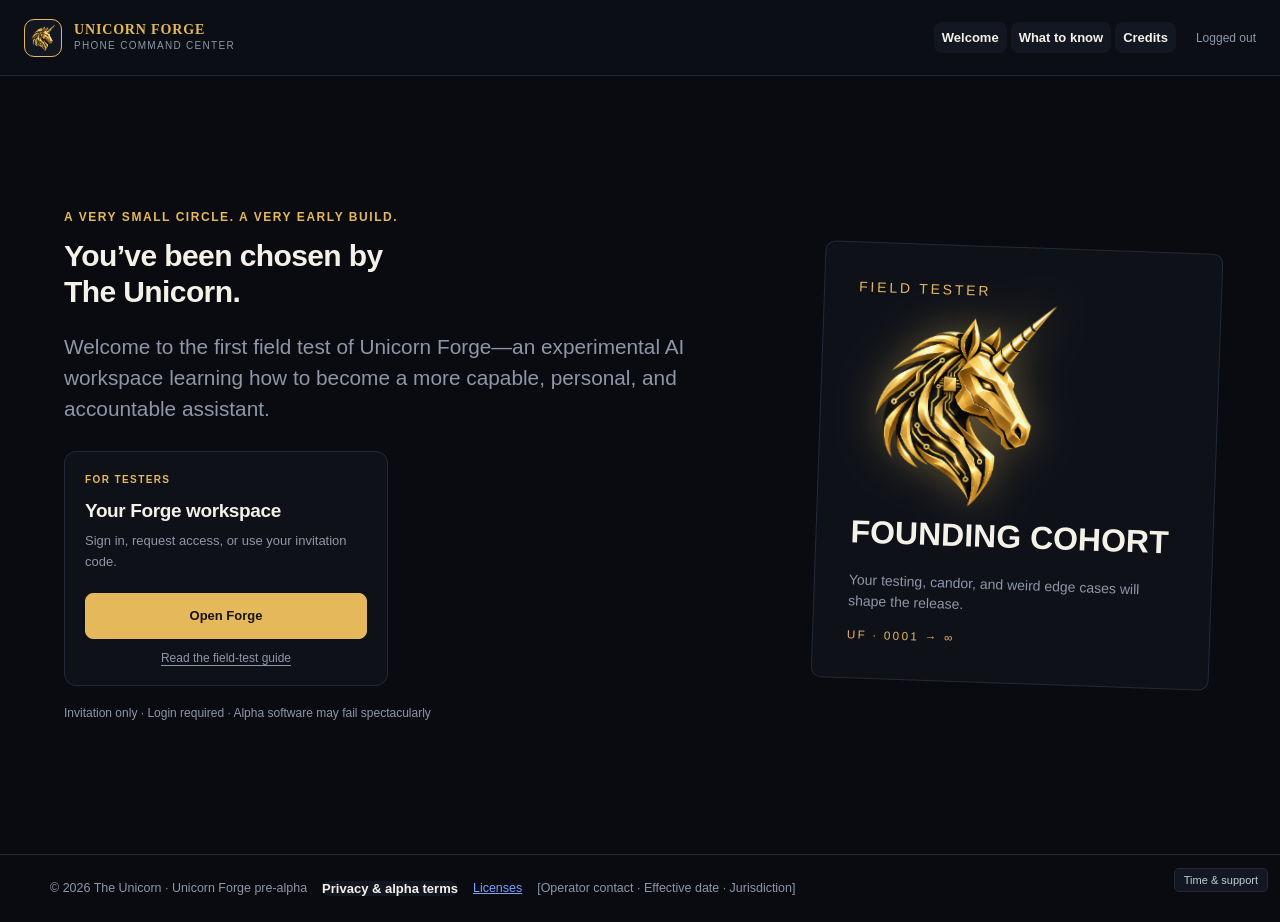
<file: index.html>
<!doctype html>
<html lang="en">
  <head>
    <meta charset="utf-8" />
    <meta
      name="viewport"
      content="width=device-width,initial-scale=1,viewport-fit=cover"
    />
    <meta name="theme-color" content="#090b10" />
    <meta
      name="description"
      content="Private pre-alpha field testing for Unicorn Forge."
    />
    <title>Unicorn Forge · First Testers</title>
    <script src="field-entry.js"></script>
    <link rel="icon" type="image/png" href="unicorn-logo.png" />
    <link rel="stylesheet" href="field-console.css" />
    <link rel="stylesheet" href="field-admin.css" />
    <link rel="stylesheet" href="field-mobile.css" />
    <link rel="stylesheet" href="forge-app.css" />
  </head>
  <body>
    <div class="rainbow-line" aria-hidden="true"></div>
    <div class="confetti" aria-hidden="true">
      <i></i><i></i><i></i><i></i><i></i><i></i><i></i><i></i><i></i><i></i>
    </div>
    <header>
      <img class="mark" src="unicorn-logo.png" alt="Unicorn Forge circuit unicorn logo" />
      <div>
        <strong>UNICORN FORGE</strong
        ><small>PHONE COMMAND CENTER</small>
      </div>
      <nav>
        <button class="nav-link" data-view="welcome">Welcome</button
        ><button class="nav-link" data-view="details">What to know</button
        ><button class="nav-link" data-view="credits">Credits</button>
      </nav>
      <span id="connectionState">Logged out</span>
    </header>
    <main>
      <section id="welcomePanel" class="view hero">
        <div>
          <p class="eyebrow">A VERY SMALL CIRCLE. A VERY EARLY BUILD.</p>
          <h1>You’ve been chosen by <span>The Unicorn.</span></h1>
          <p class="lede">
            Welcome to the first field test of Unicorn Forge—an experimental AI
            workspace learning how to become a more capable, personal, and
            accountable assistant.
          </p>
          <div class="entry-options">
            <section class="entry-option"><span class="entry-label">FOR TESTERS</span><h2>Your Forge workspace</h2><p>Sign in, request access, or use your invitation code.</p><button type="button" class="entry-button" data-view="login">Open Forge</button><button type="button" class="entry-text-link" data-view="details">Read the field-test guide</button></section>
          </div>
          <p class="microcopy">
            Invitation only · Login required · Alpha software may fail
            spectacularly
          </p>
        </div>
        <div class="invitation-card">
          <span>FIELD TESTER</span>
          <img class="ticket-unicorn" src="unicorn-logo.png" alt="" />
          <strong>FOUNDING COHORT</strong>
          <p>
            Your testing, candor, and weird edge cases will shape the release.
          </p>
          <small>UF · 0001 → ∞</small>
        </div>
      </section>
      <section id="detailsPanel" class="view" hidden>
        <div class="section-heading">
          <p class="eyebrow">BEFORE YOU BEGIN</p>
          <h2>The unabridged field-test guide</h2>
          <p>
            Plain language comes first. Important legal and data details are not
            hidden behind tiny links.
          </p>
        </div>
        <div class="info-grid">
          <article>
            <b>01</b>
            <h3>What this is</h3>
            <p>
              Unfinished pre-alpha software. Features, models, tools,
              availability, and saved data may change or fail. It is not a
              professional, emergency, medical, legal, financial, or
              safety-critical service.
            </p>
          </article>
          <article>
            <b>02</b>
            <h3>What you receive</h3>
            <p>
              One isolated tester account with one chat, personal memory,
              up to four named personalities, live task activity, and access to whichever
              Forge computer is online.
            </p>
          </article>
          <article>
            <b>03</b>
            <h3>What we collect</h3>
            <p>
              Account details, onboarding answers, chats, responses, feedback,
              timestamps, browser and approximate hardware information,
              network address, tool activity and output, errors, access
              changes, and structured debugging logs. Passwords and
              authentication secrets are excluded from debugging logs.
            </p>
          </article>
          <article>
            <b>04</b>
            <h3>Why we collect it</h3>
            <p>
              To operate and personalize the test, diagnose failures, evaluate
              model and tool behavior, improve safety and usability, and create
              de-identified training/evaluation material.
            </p>
          </article>
          <article>
            <b>05</b>
            <h3>Human review</h3>
            <p>
              The Unicorn can review chats and activity while they are
              happening, pause model replies, enter a conversation, and reply
              directly. Human replies are visibly labeled “This message is
              from The Unicorn.” Do not submit passwords, payment details,
              government IDs, medical records, confidential work, or other
              sensitive information.
            </p>
          </article>
          <article>
            <b>06</b>
            <h3>Retention and exports</h3>
            <p>
              At completion you receive the original record and a redacted
              portable copy. Original account data is then deleted. A
              de-identified copy may be retained for training, testing, and
              evaluation.
            </p>
          </article>
          <article>
            <b>07</b>
            <h3>Your choices</h3>
            <p>
              Participation and public recognition are voluntary. You may stop
              or request export and deletion. A redacted record already
              incorporated into a completed aggregate evaluation or model
              artifact may not be retractable.
            </p>
          </article>
          <article>
            <b>08</b>
            <h3>Security</h3>
            <p>
              Access requires tester credentials through the approved HTTPS
              tester website. Administrative actions require separate owner
              authentication. No system is perfectly secure.
            </p>
          </article>
          <article>
            <b>09</b>
            <h3>Adaptive conversation style</h3>
            <p>
              Forge analyzes recent conversation wording locally for temporary
              interaction signals such as urgency, frustration, playfulness,
              seriousness, and desired detail. It uses those signals to adjust
              delivery—not to diagnose you or create a permanent psychological
              profile. A general style-mode label may appear in debugging and
              evaluation records.
            </p>
          </article>
        </div>
        <aside class="legal-card">
          <h3>Alpha participation terms · working template</h3>
          <p>
            By continuing, you confirm you are authorized to participate and are
            at least 18 years old. People under 18 may not register for or use
            this field test. The software is
            provided “as is” and “as available,” without warranties. To the
            fullest extent allowed by law, the operator is not liable for
            indirect, incidental, special, consequential, or reliance damages
            arising from alpha use. Do not use Forge for unlawful activity or
            decisions where errors could cause harm. You retain rights in
            submitted content and permit its processing for this test and
            retention of de-identified derivatives for research, training,
            testing, and improvement as disclosed above.
          </p>
          <p>
            <strong>Not legal advice:</strong> Final operator identity/contact,
            effective date, governing law, retention period, subprocessors,
            dispute terms, age policy, and jurisdiction-specific rights still
            require review before broader distribution.
          </p>
        </aside>
        <button data-view="login">I’m ready to continue</button>
      </section>
      <aside id="consentNotice" class="card" hidden>
        <h2>Consent checkpoint</h2>
        <p>
          All chats and test activity can and may be viewed by The Unicorn. At
          test completion, your original data will be exported to you and
          deleted; a redacted, de-identified version may be retained.
        </p>
        <label class="remember"
          ><input id="consent" type="checkbox" /> I read the full disclosure,
          understand this is alpha software, and consent to the described
          collection, human review, export, redaction, retention, and deletion
          process.</label
        >
        <label class="remember"
          ><input id="ageConfirmed" type="checkbox" /> I confirm that I am at
          least 18 years old.</label
        >
      </aside>
      <section id="loginPanel" class="card" hidden>
        <p class="eyebrow">TESTER ACCESS</p>
        <h1>Tester access</h1>
        <p>
          Your own chat, memory, and evolving conversational style. Login required.
        </p>
        <details class="access-flow" open>
          <summary>Request an invitation</summary>
          <p>
            Your request is placed in a secure queue and relayed to The Unicorn
            through the private notification channel. Approval is not automatic
            or guaranteed.
          </p>
          <form id="accessRequestForm">
            <p class="empty">Once approved, enter your enrollment code here and create a password.</p>
            <div class="form-grid">
              <label>Name *<input name="name" maxlength="120" required autocomplete="name" /></label>
              <label>Email *<input name="email" type="email" maxlength="254" required autocomplete="email" /></label>
              <label>Desired username *<input name="username" pattern="[a-z0-9][a-z0-9_-]{2,31}" maxlength="32" required autocomplete="username" placeholder="lowercase only" /></label>
            </div>
            <p class="empty">Start with what you need. Forge learns your preferred style as you talk, and you can correct it at any time.</p>
            <button type="submit">Send access request</button>
          </form>
        </details>
        <details class="access-flow">
          <summary>I received an enrollment code</summary>
          <form id="claimAccessForm">
            <div class="form-grid">
              <label
                >Approved username *<input
                  name="username"
                  required
                  autocomplete="username" /></label
              ><label
                >One-time enrollment code *<input
                  name="code"
                  required
                  autocomplete="one-time-code" /></label
              ><label
                >Create password *<input
                  name="password"
                  type="password"
                  minlength="10"
                  maxlength="256"
                  required
                  autocomplete="new-password" /></label
              ><label
                >Confirm password *<input
                  name="confirmPassword"
                  type="password"
                  minlength="10"
                  maxlength="256"
                  required
                  autocomplete="new-password"
              /></label>
            </div>
            <button type="submit">Claim tester account</button>
          </form>
        </details>
        <hr />
        <h2>Tester sign in</h2>
        <p id="publicTesterNotice" hidden>Log in to your personal tester chat, memory, and personalities. Website access supports conversation; computer tools are unavailable here.</p>
        <label>Username<input id="username" autocomplete="username" /></label
        ><label
          >Password<input
            id="password"
            type="password"
            autocomplete="current-password" /></label
        ><button id="login">Log in securely</button>

      </section>
      <section id="ownerLoginPanel" class="card owner-login-card" hidden>
        <p class="eyebrow">OWNER ACCESS</p><h1>Unicorn’s Entrance</h1><p>Connect to your private Forge computer, then verify your owner sign-in.</p>
        <details id="ownerAccess" open>
          <summary>Unicorn’s Entrance</summary>
        <div class="connections">
          <fieldset>
            <legend>TUF</legend>
            <label
              >Private Forge address<input
                id="tufUrl"
                inputmode="url"
                placeholder="Your saved private Forge address" /></label
            ><span id="tufState">Not checked</span>
          </fieldset>
          <fieldset>
            <legend>STRIX</legend>
            <label
              >Private Forge address<input
                id="strixUrl"
                inputmode="url"
                placeholder="Optional second approved Forge address" /></label
            ><span id="strixState">Not checked</span>
          </fieldset>
        </div>
          <label class="remember"><input id="rememberAddresses" type="checkbox" /> Remember this owner connection on this device</label>
          <p>
            Connect this device to Tailscale, then continue with your owner account.
            Unicorn’s Entrance is separate from tester sign-in.
          </p>
          <button id="ownerConsole" class="ghost">Unicorn, enter here</button><button id="ownerEnroll" class="ghost" hidden>Enroll administrator key</button>
        </details>
        <p id="ownerLoginStatus" role="status" aria-live="polite"></p>
        <a class="entry-text-link" href="https://forge.tetheredunicorn.com/#login">Looking for tester sign-in? Open Forge</a>
      </section>
      <section id="onboardingPanel" class="card" hidden>
        <div class="section-heading">
          <p class="eyebrow">MAKE IT YOURS</p>
          <h2>Optional profile details</h2>
          <p>
            Contact details remain in your original record and are removed from
            retained training data. Required fields are marked.
          </p>
        </div>
        <form id="onboardingForm">
          <fieldset>
            <legend>About you</legend>
            <div class="form-grid">
              <label
                >Full name *<input
                  name="name"
                  maxlength="120"
                  required
                  autocomplete="name" /></label
              ><label
                >Email *<input
                  name="email"
                  type="email"
                  maxlength="254"
                  required
                  autocomplete="email" /></label
              ><label
                >Phone number<input
                  name="phone"
                  type="tel"
                  maxlength="40"
                  autocomplete="tel" /></label
              ><label>Pronouns<input name="pronouns" maxlength="60" /></label
              ><label
                >Time zone<input
                  name="timezone"
                  maxlength="80"
                  placeholder="America/New_York" /></label
              ><label
                >Role or occupation<input name="occupation" maxlength="160"
              /></label>
            </div>
          </fieldset>
          <fieldset>
            <legend>Pre-personalize your Forge</legend>
            <label
              >What do you want an AI assistant to help you accomplish?
              *<textarea name="goals" maxlength="2000" required></textarea>
            </label>
            <div class="form-grid">
              <label
                >How should it communicate?<select name="communicationStyle">
                  <option>Concise and direct</option>
                  <option>Friendly and explanatory</option>
                  <option>Detailed and technical</option>
                  <option>Ask before assuming</option>
                  <option>Adapt to the task</option>
                </select></label
              ><label
                >Desired personality<input
                  name="assistantStyle"
                  maxlength="800"
                  placeholder="Warm, candid, curious…" /></label
              ><label
                >AI experience<select name="experience">
                  <option>New to AI assistants</option>
                  <option>Occasional user</option>
                  <option>Frequent user</option>
                  <option>Power user / developer</option>
                </select></label
              ><label
                >Accessibility needs<input
                  name="accessibility"
                  maxlength="1200"
                  placeholder="Voice, larger text, reduced motion…"
              /></label>
            </div>
          </fieldset>
          <fieldset>
            <legend>Help tune the app</legend>
            <label
              >Devices and operating systems<input
                name="devices"
                maxlength="800" /></label
            ><label
              >Real workflows Forge should handle<textarea
                name="workflows"
                maxlength="1600"
              ></textarea></label
            ><label
              >What frustrates you about current AI tools?<textarea
                name="frustrations"
                maxlength="2000"
              ></textarea></label
            ><label
              >One must-have capability for release<textarea
                name="mustHave"
                maxlength="2000"
              ></textarea>
            </label>
            <div class="form-grid">
              <label
                >Comfort with these data practices<select name="privacyComfort">
                  <option>Comfortable</option>
                  <option>Comfortable with questions</option>
                  <option>Unsure—please contact me</option>
                </select></label
              ><label
                >Testing availability<input
                  name="testingAvailability"
                  maxlength="800"
              /></label>
            </div>
            <label
              >Anything else?<textarea name="other" maxlength="2000"></textarea>
            </label>
          </fieldset>
          <fieldset>
            <legend>Founding tester recognition</legend>
            <label
              >Display name for the “First Testers” page<input
                name="displayName"
                maxlength="120"
                placeholder="Name, nickname, or blank" /></label
            ><label class="remember"
              ><input name="creditConsent" type="checkbox" /> Include this
              display name in public acknowledgments. I can change my mind
              later.</label
            >
          </fieldset>
          <button type="submit">Save and enter Unicorn Forge</button>
        </form>
      </section>
      <section id="creditsPanel" class="view" hidden>
        <div class="thanks-hero">
          <div class="ticket-unicorn">🦄</div>
          <p class="eyebrow">BUILT WITH PEOPLE, PIXELS &amp; PATIENCE</p>
          <h2>Thank you for helping us find the magic.</h2>
          <p>
            Every useful observation, failed run, unexpected prompt, and honest
            critique makes Unicorn Forge better.
          </p>
        </div>
        <div class="credits-grid">
          <article>
            <h3>The First Testers</h3>
            <p class="placeholder-list">
              [Your name could live here]<br />[Founding tester names, with
              permission]<br />[Future cohort acknowledgments]
            </p>
            <p>
              Recognition is optional. Details are never listed without consent.
            </p>
          </article>
          <article>
            <h3>Open-source foundations</h3>
            <p>
              Gratitude to the people behind Electron, Node.js, Chromium,
              Ollama, Hermes Agent, SimpleWebAuthn, Tailscale, ntfy, ComfyUI,
              Kokoro, Qwen, Gemma, Llama, Nomic, Stable Diffusion, FLUX, and the
              many dependencies and model communities making this possible.
            </p>
            <a href="LICENSES.md">Read model and software notices</a>
          </article>
          <article>
            <h3>Special thanks</h3>
            <p>
              <strong>ChatGPT and Codex</strong>, for helping The Unicorn turn a
              sprawling idea into code, tests, documentation, and a working
              field test.
            </p>
            <p>
              [Add collaborators, advisors, artists, communities, and special
              mentions here.]
            </p>
          </article>
          <article>
            <h3>From The Unicorn</h3>
            <p>
              Thank you for trusting this early work with your time and
              imagination. I’ll keep building, documenting, correcting, and
              listening long after the confetti lands.
            </p>
            <p>— The Unicorn</p>
          </article>
        </div>
        <button data-view="login">Join the field test</button>
      </section>
      <section id="adminPanel" class="card" hidden>
        <div class="toolbar">
          <h2>The Unicorn control panel</h2>
          <button id="openPersonalForge" type="button">My Forge chats</button>
          <button id="openInvite" type="button">Send invite</button>
          <button id="toggleTraffic" class="danger">
            Stop all tester traffic</button
          ><button id="addAdminKey" class="ghost">Add administrator key</button
          ><button id="refreshAdmin" class="ghost">Refresh now</button
          ><button id="refreshNtfyAdmin" class="ghost">Refresh ntfy channels</button
          ><button id="closeAdmin" class="ghost">Close</button>
        </div>
        <section id="invitePanel" hidden>
          <h3>Invite a tester</h3>
          <p>Create access directly. The tester chooses their own password and accepts the field-test notice.</p>
          <form id="inviteForm">
            <div class="form-grid"><label>Name (optional)<input name="name" maxlength="120" autocomplete="off"></label><label>Email<input name="email" type="email" maxlength="254" required autocomplete="off"></label><label>Tester username<input name="username" minlength="3" maxlength="32" required autocomplete="off"></label></div>
            <div class="toolbar"><button type="submit" name="delivery" value="email">Send invite</button><button type="submit" name="delivery" value="copy" class="ghost">Create code to copy</button></div>
          </form>
          <p id="inviteResult" role="status" aria-live="polite"></p>
          <div id="inviteLetterPanel" hidden><label>Private invitation<textarea id="inviteLetter" rows="12" readonly></textarea></label><button id="copyInvite" type="button">Copy invitation</button></div>
          <details id="inviteEmailSettings"><summary>Gmail setup</summary><p id="inviteMailStatus" role="status"></p><p>Create a Google app password named Forge in the same Gmail account entered below. Forge encrypts the address and app password on this computer.</p><p><a href="https://myaccount.google.com/apppasswords" target="_blank" rel="noopener noreferrer">Create a Google app password</a> (requires Google 2-Step Verification).</p><form id="inviteMailForm"><label>Sender Gmail address<input name="sender" type="email" autocomplete="username" required maxlength="254" value="jnthhrn8@gmail.com"></label><label>Google app password<input name="appPassword" type="password" autocomplete="new-password" required maxlength="32"></label><button type="submit">Connect Gmail</button></form></details>
          <button id="closeInvite" class="ghost" type="button">Close invitation panel</button>
        </section>
        <div id="adminStats"></div>
        <details class="access-flow"><summary>Private ntfy enrollment</summary><p>Access requests and approval packages use the bundled private ntfy service. No paid email or SMS provider is used. Private Forge and ntfy addresses are included only after approval and are never published on this site.</p><p id="messagingStatus" class="empty">ntfy status is reported by the private Forge host.</p><div id="adminNtfyChannels" class="ntfy-channel-status"></div></details>
        <div class="connections">
          <section>
            <h3>Connected devices</h3>
            <p class="empty">
              Browser-reported hardware is approximate and never includes
              passwords or authentication secrets.
            </p>
            <div id="adminDevices"></div>
          </section>
          <section>
            <h3>Tester accounts &amp; usage</h3>
            <div id="adminUsers"></div>
          </section>
        </div>
        <section id="adminChat"></section>
        <h3>Debug activity log</h3>
        <p class="empty">
          Persistent structured events include timestamps, account,
          network/device metadata, actions, failures, model names, and character
          counts. Passwords, access tokens, cookies, and authorization headers
          are excluded.
        </p>
        <div id="adminAudit"></div>
      </section>
      <section id="consolePanel" class="card" hidden>
        <div class="toolbar">
          <button id="expandChat" type="button" class="ghost" aria-pressed="false">Expand chat</button>
          <label>Active computer<select id="computer"></select></label
          ><label>Model<select id="model"></select></label
          ><label>Personality<select id="chatPersonality"></select></label
          ><label
            >Task mode<select id="runMode">
              <option value="single">Single model</option>
              <option value="auto" selected>Auto team</option>
              <option value="team">Always team</option>
              <option value="shared">Share resources</option>
            </select></label
          ><span id="profileRole" class="role-badge" hidden></span
          ><button id="ownerFromChat" class="ghost" hidden>Owner console</button
          ><button id="settings" class="ghost">Memory &amp; personality</button
          ><button id="feedback" class="ghost">Send feedback</button
          ><button id="clear" class="ghost">Clear chat</button
          ><button id="logout" class="danger">Log out</button>
        </div>
        <section id="profilePanel" hidden>
          <label
            >Memory<textarea
              id="memory"
              rows="5"
              maxlength="16000"
            ></textarea></label
          ><fieldset class="personality-editor">
            <legend>Optional style overrides</legend>
            <div class="form-grid">
              <label>Edit personality<select id="personalityEditor"></select></label>
              <label>Name<input id="personalityName" maxlength="40" placeholder="Let the AI choose or enter a name" /></label>
            </div>
            <label>Describe how this personality should think and speak<textarea id="personalityDescription" rows="5" maxlength="4000" placeholder="Candid, playful, concise, willing to disagree…"></textarea></label>
            <p class="empty">Personality changes style and identity, but never removes Forge’s honesty, safety, or anti-sycophancy rules.</p>
            <div class="toolbar">
              <button id="namePersonality" type="button" class="ghost">Let this AI name itself</button>
              <button id="newPersonality" type="button" class="ghost">New personality</button>
              <button id="usePersonality" type="button" class="ghost">Use this personality</button>
              <button id="deletePersonality" type="button" class="danger">Delete</button>
              <span id="personalityCount" class="empty"></span>
            </div>
          </fieldset>
          <button id="saveProfile">Save profile</button>
        </section>
        <aside id="feedbackPanel" class="legal-card" hidden>
          <div class="toolbar"><h3>Feedback to The Unicorn</h3><button id="closeFeedback" type="button" class="ghost">Close</button></div>
          <p id="feedbackQuestion">What should Unicorn Forge improve?</p>
          <form id="feedbackForm">
            <textarea id="feedbackMessage" rows="4" maxlength="4000" required placeholder="Tell The Unicorn what worked, what failed, or what would make this more useful…"></textarea>
            <button type="submit">Send privately</button>
            <button id="dismissFeedback" type="button" class="ghost">Not now</button>
          </form>
        </aside>
        <section id="messages" class="messages">
          <p class="empty">Your private tester chat is empty.</p>
        </section>
        <form id="composer">
          <textarea
            id="prompt"
            rows="3"
            maxlength="12000"
            placeholder="Ask Unicorn Forge…"
            required
          ></textarea
          ><button id="send" type="submit">Send</button>
        </form>
      </section>
    </main>
    <footer>
      <span>© 2026 The Unicorn · Unicorn Forge pre-alpha</span
      ><button class="nav-link" data-view="details">
        Privacy &amp; alpha terms</button
      ><a href="LICENSES.md">Licenses</a
      ><span>[Operator contact · Effective date · Jurisdiction]</span>
    </footer>
    <div id="toast" role="status"></div>
    <script src="forge-wellbeing.js"></script>
    <script src="field-console-v2.js"></script>
    <script src="field-compliance.js"></script>
    <script src="field-onboarding.js"></script>
  </body>
</html>
</file>
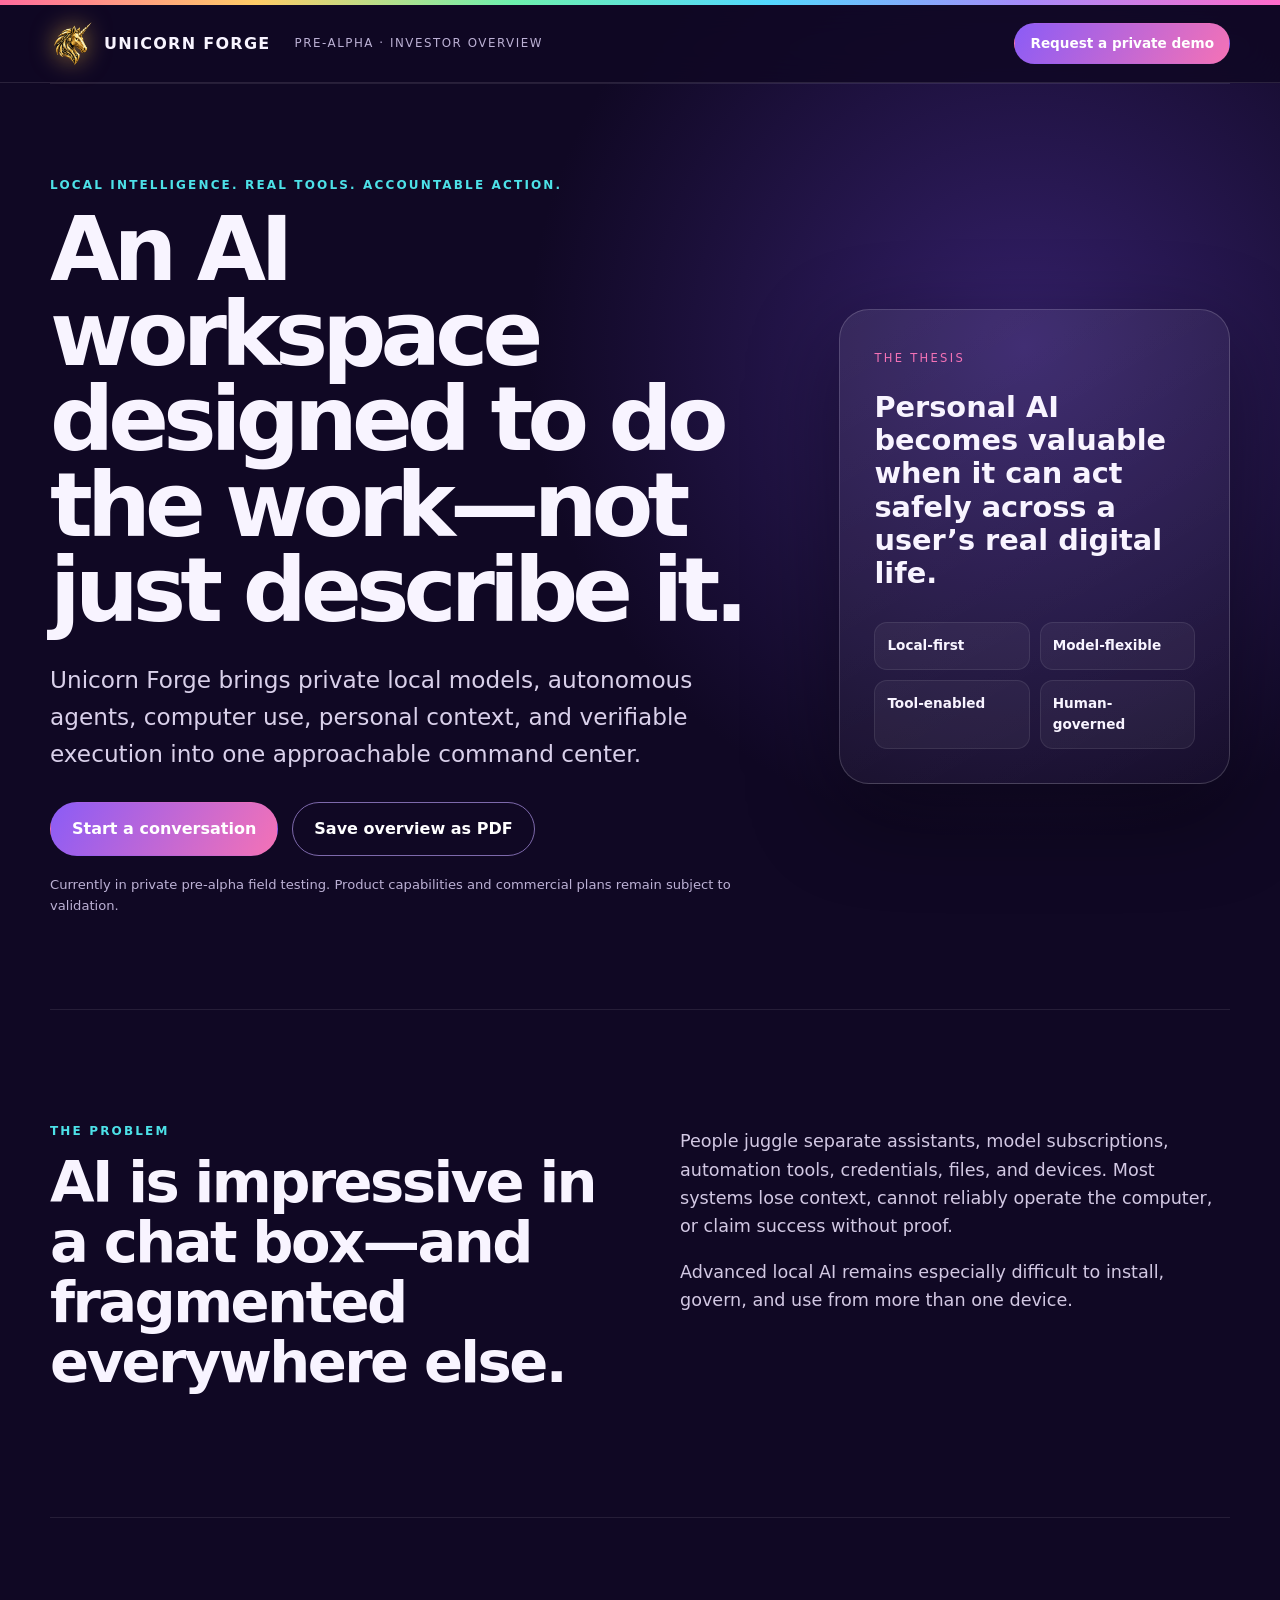
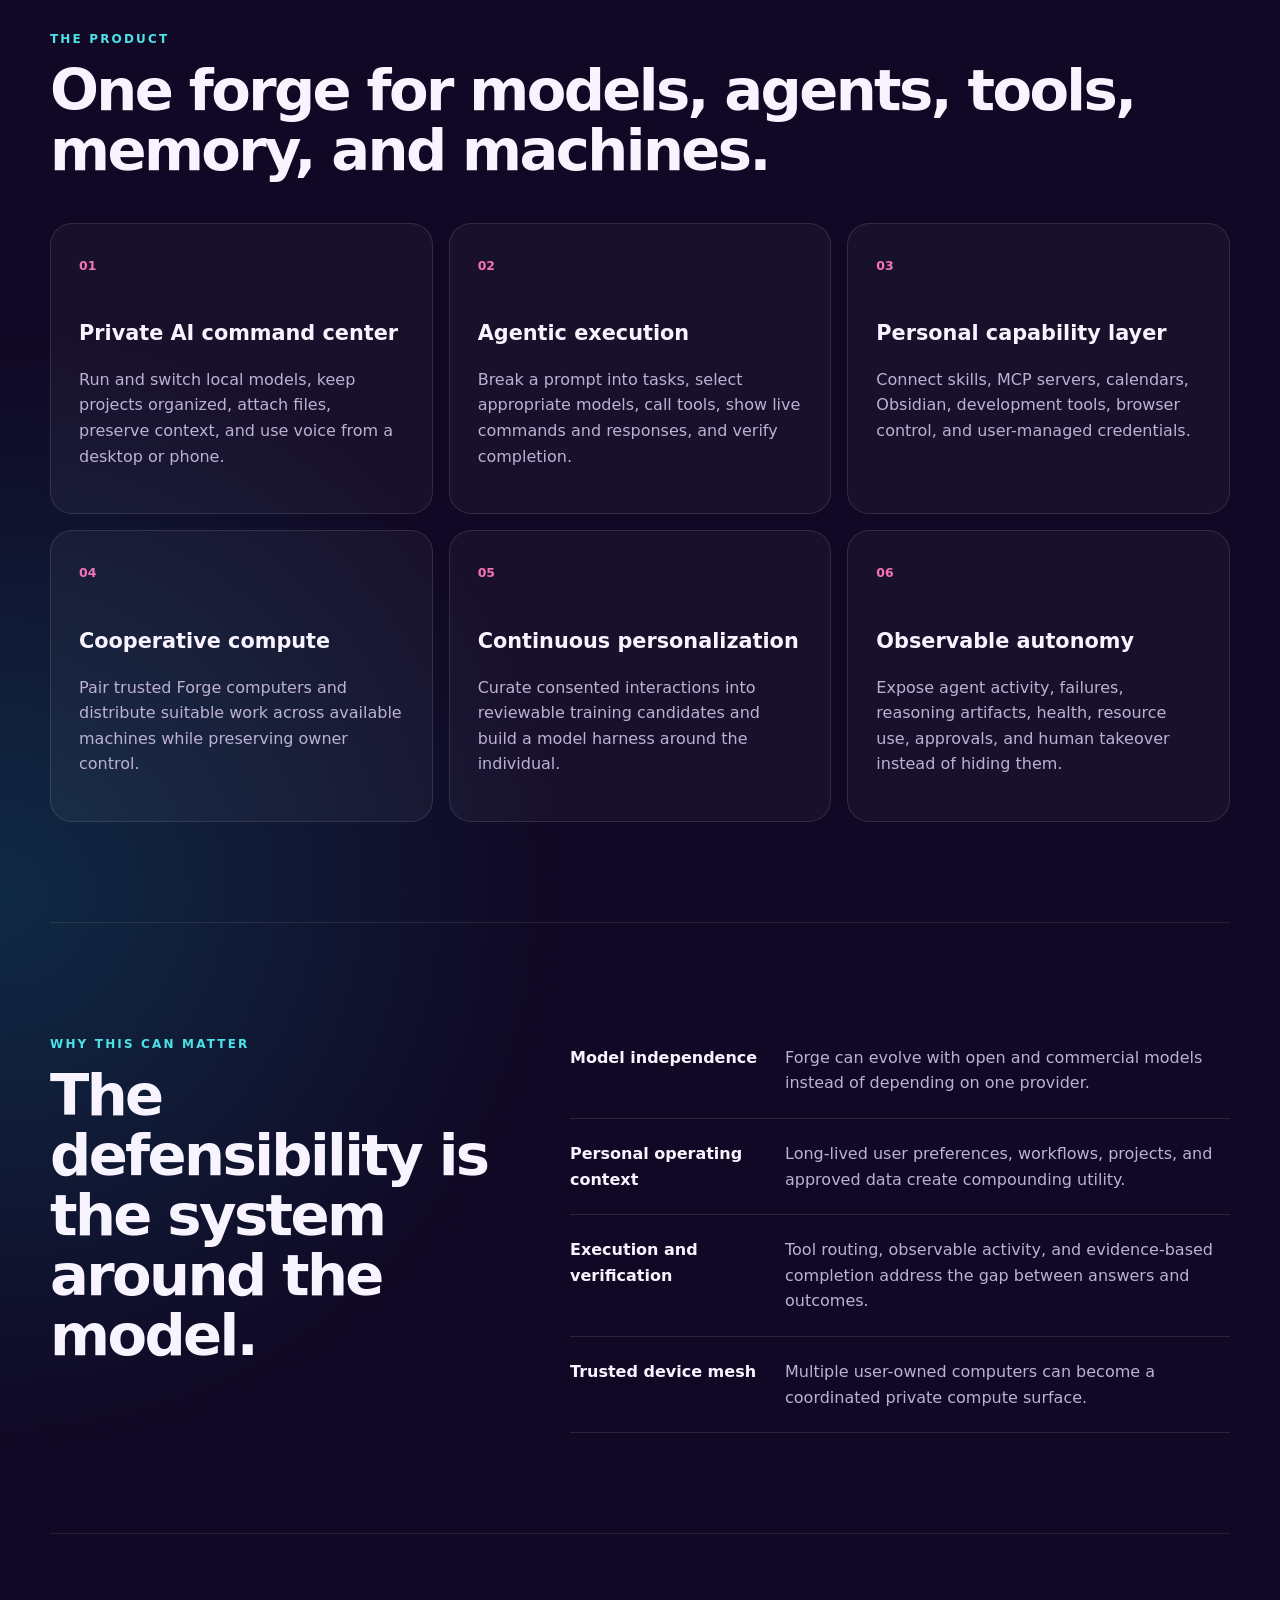
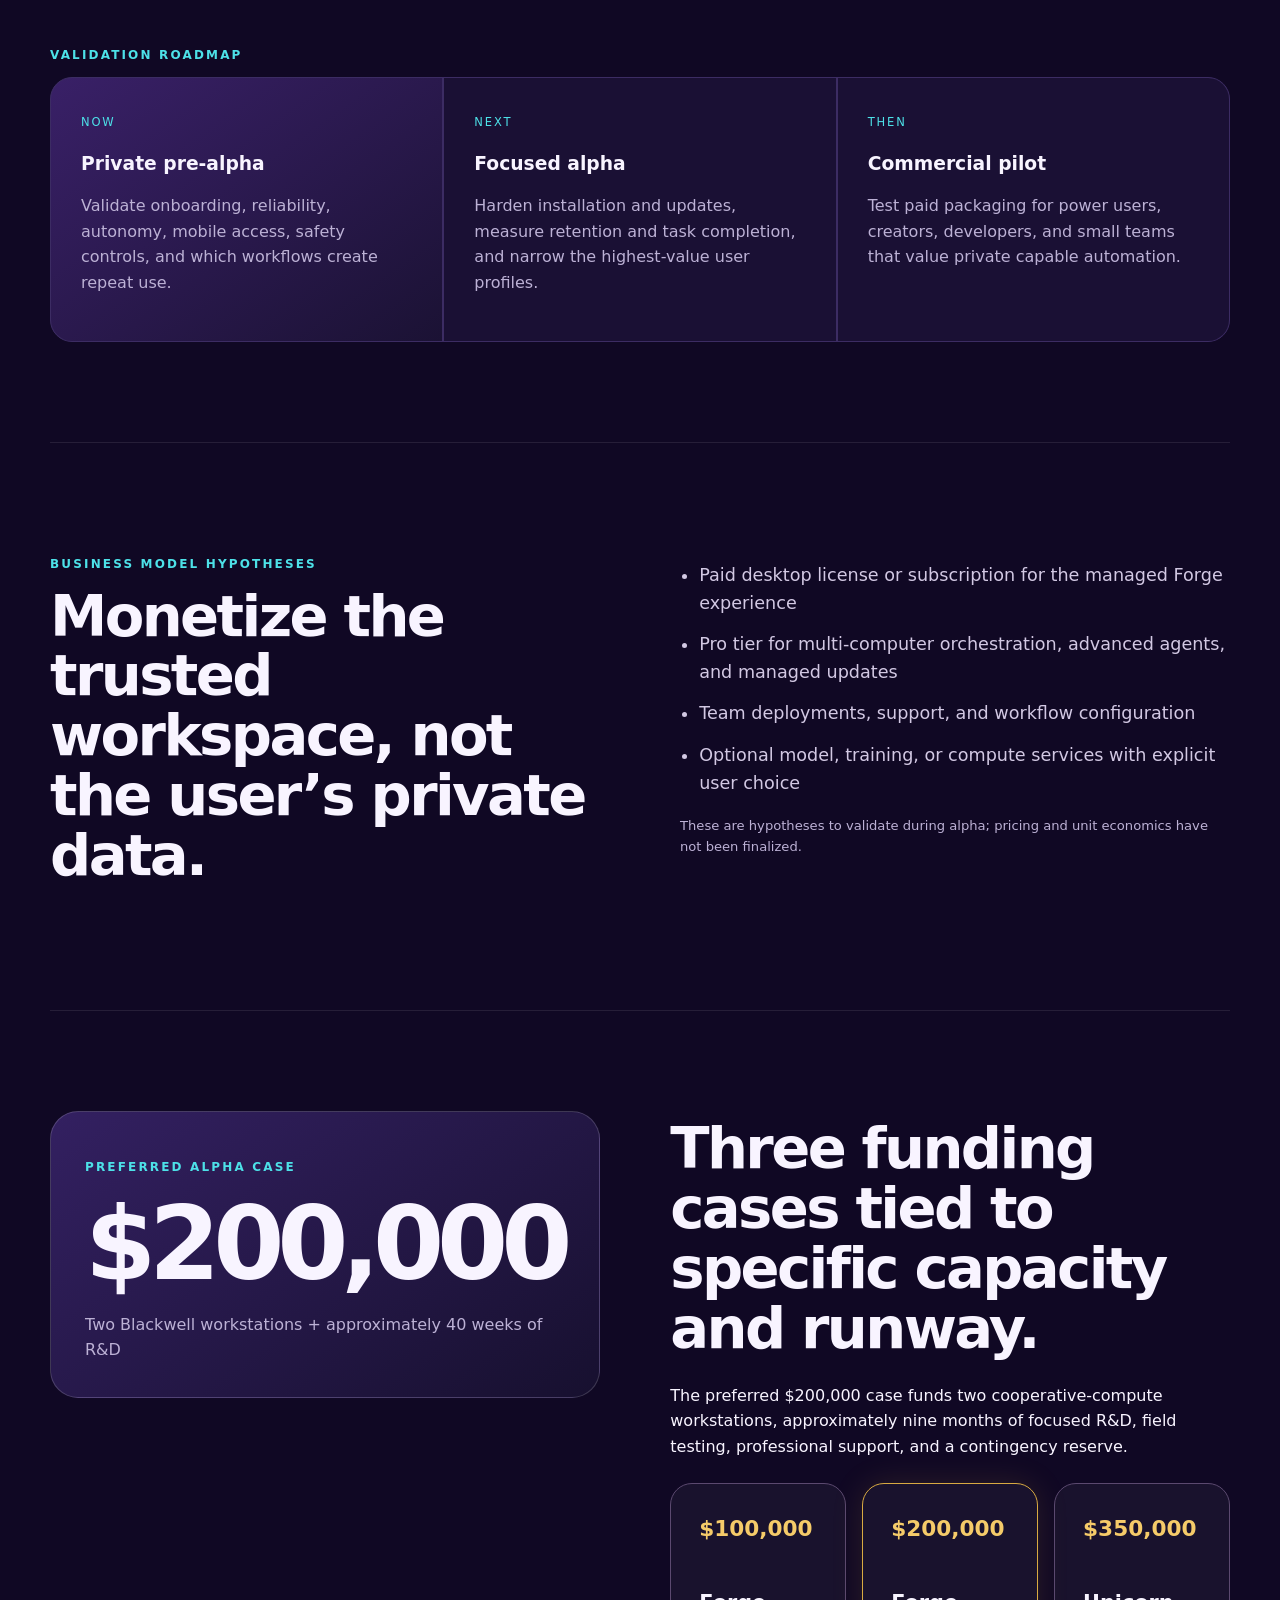
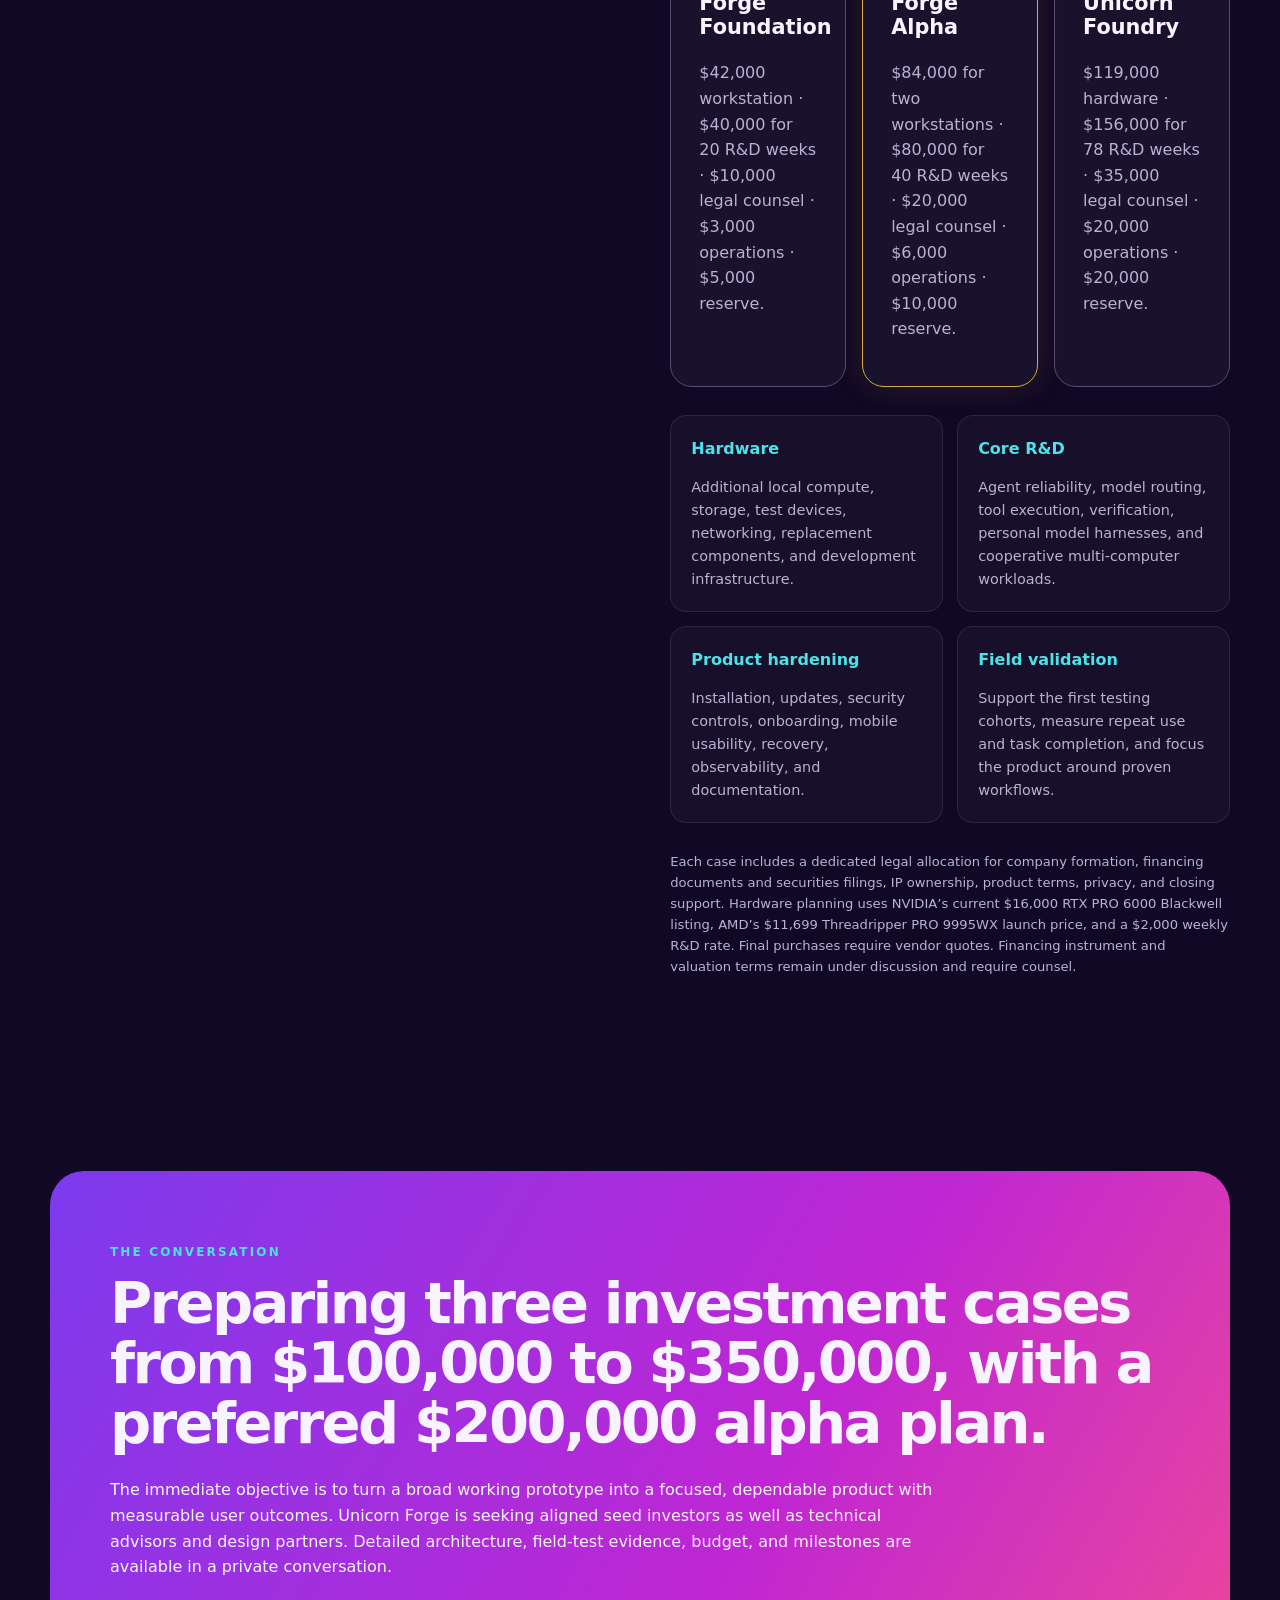
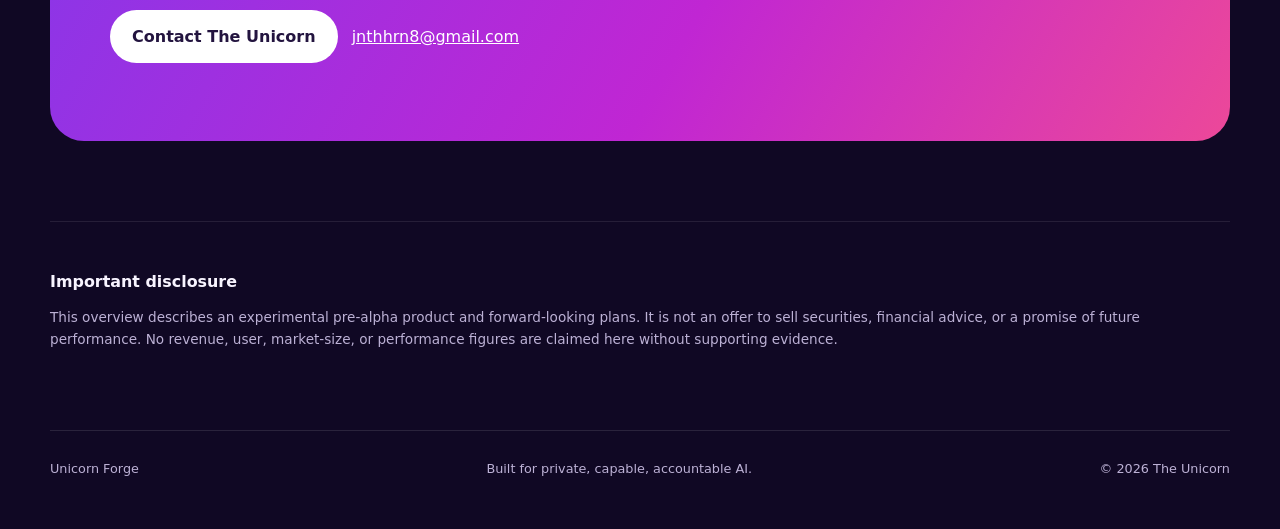
<file: investors.html>
<!doctype html>
<html lang="en">
  <head>
    <meta charset="utf-8" />
    <meta name="viewport" content="width=device-width,initial-scale=1" />
    <meta name="theme-color" content="#100824" />
    <meta name="description" content="Unicorn Forge investor overview: a local-first AI workspace built to act, coordinate, verify, and improve." />
    <title>Unicorn Forge · Investor Overview</title>
    <link rel="icon" type="image/png" href="unicorn-logo.png" />
    <link rel="stylesheet" href="investors.css" />
  </head>
  <body>
    <div class="rainbow" aria-hidden="true"></div>
    <header>
      <a class="brand" href="investors.html"><img src="unicorn-logo.png" alt="Unicorn Forge circuit unicorn logo" /><strong>UNICORN FORGE</strong></a>
      <span class="stage">PRE-ALPHA · INVESTOR OVERVIEW</span>
      <a class="button small" href="mailto:tetheredunicorn@gmail.com?subject=Unicorn%20Forge%20investor%20conversation">Request a private demo</a>
    </header>

    <main>
      <section class="hero">
        <div>
          <p class="eyebrow">LOCAL INTELLIGENCE. REAL TOOLS. ACCOUNTABLE ACTION.</p>
          <h1>An AI workspace designed to do the work—not just describe it.</h1>
          <p class="lede">Unicorn Forge brings private local models, autonomous agents, computer use, personal context, and verifiable execution into one approachable command center.</p>
          <div class="actions">
            <a class="button" href="mailto:tetheredunicorn@gmail.com?subject=Unicorn%20Forge%20investor%20conversation">Start a conversation</a>
            <button class="button ghost" type="button" onclick="window.print()">Save overview as PDF</button>
          </div>
          <p class="fine">Currently in private pre-alpha field testing. Product capabilities and commercial plans remain subject to validation.</p>
        </div>
        <aside class="signal-card">
          <span>THE THESIS</span>
          <strong>Personal AI becomes valuable when it can act safely across a user’s real digital life.</strong>
          <div class="signal-grid"><b>Local-first</b><b>Model-flexible</b><b>Tool-enabled</b><b>Human-governed</b></div>
        </aside>
      </section>

      <section class="problem section-grid">
        <div>
          <p class="eyebrow">THE PROBLEM</p>
          <h2>AI is impressive in a chat box—and fragmented everywhere else.</h2>
        </div>
        <div class="copy">
          <p>People juggle separate assistants, model subscriptions, automation tools, credentials, files, and devices. Most systems lose context, cannot reliably operate the computer, or claim success without proof.</p>
          <p>Advanced local AI remains especially difficult to install, govern, and use from more than one device.</p>
        </div>
      </section>

      <section>
        <p class="eyebrow">THE PRODUCT</p>
        <h2>One forge for models, agents, tools, memory, and machines.</h2>
        <div class="cards">
          <article><b>01</b><h3>Private AI command center</h3><p>Run and switch local models, keep projects organized, attach files, preserve context, and use voice from a desktop or phone.</p></article>
          <article><b>02</b><h3>Agentic execution</h3><p>Break a prompt into tasks, select appropriate models, call tools, show live commands and responses, and verify completion.</p></article>
          <article><b>03</b><h3>Personal capability layer</h3><p>Connect skills, MCP servers, calendars, Obsidian, development tools, browser control, and user-managed credentials.</p></article>
          <article><b>04</b><h3>Cooperative compute</h3><p>Pair trusted Forge computers and distribute suitable work across available machines while preserving owner control.</p></article>
          <article><b>05</b><h3>Continuous personalization</h3><p>Curate consented interactions into reviewable training candidates and build a model harness around the individual.</p></article>
          <article><b>06</b><h3>Observable autonomy</h3><p>Expose agent activity, failures, reasoning artifacts, health, resource use, approvals, and human takeover instead of hiding them.</p></article>
        </div>
      </section>

      <section class="moat">
        <div>
          <p class="eyebrow">WHY THIS CAN MATTER</p>
          <h2>The defensibility is the system around the model.</h2>
        </div>
        <ol>
          <li><strong>Model independence</strong><span>Forge can evolve with open and commercial models instead of depending on one provider.</span></li>
          <li><strong>Personal operating context</strong><span>Long-lived user preferences, workflows, projects, and approved data create compounding utility.</span></li>
          <li><strong>Execution and verification</strong><span>Tool routing, observable activity, and evidence-based completion address the gap between answers and outcomes.</span></li>
          <li><strong>Trusted device mesh</strong><span>Multiple user-owned computers can become a coordinated private compute surface.</span></li>
        </ol>
      </section>

      <section>
        <p class="eyebrow">VALIDATION ROADMAP</p>
        <div class="timeline">
          <article class="active"><span>NOW</span><h3>Private pre-alpha</h3><p>Validate onboarding, reliability, autonomy, mobile access, safety controls, and which workflows create repeat use.</p></article>
          <article><span>NEXT</span><h3>Focused alpha</h3><p>Harden installation and updates, measure retention and task completion, and narrow the highest-value user profiles.</p></article>
          <article><span>THEN</span><h3>Commercial pilot</h3><p>Test paid packaging for power users, creators, developers, and small teams that value private capable automation.</p></article>
        </div>
      </section>

      <section class="business section-grid">
        <div><p class="eyebrow">BUSINESS MODEL HYPOTHESES</p><h2>Monetize the trusted workspace, not the user’s private data.</h2></div>
        <div class="copy">
          <ul>
            <li>Paid desktop license or subscription for the managed Forge experience</li>
            <li>Pro tier for multi-computer orchestration, advanced agents, and managed updates</li>
            <li>Team deployments, support, and workflow configuration</li>
            <li>Optional model, training, or compute services with explicit user choice</li>
          </ul>
          <p class="fine">These are hypotheses to validate during alpha; pricing and unit economics have not been finalized.</p>
        </div>
      </section>

      <section class="round">
        <div class="round-amount">
          <p class="eyebrow">PREFERRED ALPHA CASE</p>
          <strong>$200,000</strong>
          <span>Two Blackwell workstations + approximately 40 weeks of R&amp;D</span>
        </div>
        <div class="round-plan">
          <h2>Three funding cases tied to specific capacity and runway.</h2>
          <p>The preferred $200,000 case funds two cooperative-compute workstations, approximately nine months of focused R&amp;D, field testing, professional support, and a contingency reserve.</p>
          <div class="cards funding-tiers">
            <article><b>$100,000</b><h3>Forge Foundation</h3><p>$42,000 workstation · $40,000 for 20 R&amp;D weeks · $10,000 legal counsel · $3,000 operations · $5,000 reserve.</p></article>
            <article class="preferred"><b>$200,000</b><h3>Forge Alpha</h3><p>$84,000 for two workstations · $80,000 for 40 R&amp;D weeks · $20,000 legal counsel · $6,000 operations · $10,000 reserve.</p></article>
            <article><b>$350,000</b><h3>Unicorn Foundry</h3><p>$119,000 hardware · $156,000 for 78 R&amp;D weeks · $35,000 legal counsel · $20,000 operations · $20,000 reserve.</p></article>
          </div>
          <div class="use-grid">
            <article><b>Hardware</b><p>Additional local compute, storage, test devices, networking, replacement components, and development infrastructure.</p></article>
            <article><b>Core R&amp;D</b><p>Agent reliability, model routing, tool execution, verification, personal model harnesses, and cooperative multi-computer workloads.</p></article>
            <article><b>Product hardening</b><p>Installation, updates, security controls, onboarding, mobile usability, recovery, observability, and documentation.</p></article>
            <article><b>Field validation</b><p>Support the first testing cohorts, measure repeat use and task completion, and focus the product around proven workflows.</p></article>
          </div>
          <p class="fine">Each case includes a dedicated legal allocation for company formation, financing documents and securities filings, IP ownership, product terms, privacy, and closing support. Hardware planning uses NVIDIA’s current $16,000 RTX PRO 6000 Blackwell listing, AMD’s $11,699 Threadripper PRO 9995WX launch price, and a $2,000 weekly R&amp;D rate. Final purchases require vendor quotes. Financing instrument and valuation terms remain under discussion and require counsel.</p>
        </div>
      </section>

      <section class="ask">
        <p class="eyebrow">THE CONVERSATION</p>
        <h2>Preparing three investment cases from $100,000 to $350,000, with a preferred $200,000 alpha plan.</h2>
        <p>The immediate objective is to turn a broad working prototype into a focused, dependable product with measurable user outcomes. Unicorn Forge is seeking aligned seed investors as well as technical advisors and design partners. Detailed architecture, field-test evidence, budget, and milestones are available in a private conversation.</p>
        <div class="actions"><a class="button light" href="mailto:tetheredunicorn@gmail.com?subject=Unicorn%20Forge%20investor%20conversation">Contact The Unicorn</a><a class="text-link" href="mailto:jnthhrn8@gmail.com">jnthhrn8@gmail.com</a></div>
      </section>

      <section class="disclosure">
        <h3>Important disclosure</h3>
        <p>This overview describes an experimental pre-alpha product and forward-looking plans. It is not an offer to sell securities, financial advice, or a promise of future performance. No revenue, user, market-size, or performance figures are claimed here without supporting evidence.</p>
      </section>
    </main>
    <footer><span>Unicorn Forge</span><span>Built for private, capable, accountable AI.</span><span>© 2026 The Unicorn</span></footer>
  </body>
</html>
</file>
<file: field-console.css>
:root{color-scheme:dark;--gold:#ffd166;--pink:#ff61a6;--cyan:#55e6ff;--violet:#8f6bff;--panel:#171126;--line:#49386a;--muted:#bdb5ce}*{box-sizing:border-box}html{scroll-behavior:smooth}body{margin:0;min-height:100vh;background:radial-gradient(circle at 80% 4%,#39175a 0,transparent 28%),radial-gradient(circle at 5% 35%,#102f51 0,transparent 25%),#0d0915;color:#fff9ff;font:16px/1.55 system-ui,-apple-system,"Segoe UI",sans-serif}.rainbow-line{height:5px;background:linear-gradient(90deg,#ff5964,#ffd166,#72ef91,#55e6ff,#8f6bff,#ff61a6);position:fixed;inset:0 0 auto;z-index:20}.confetti{position:fixed;inset:0;pointer-events:none;overflow:hidden}.confetti i{position:absolute;top:-3rem;width:7px;height:15px;background:var(--gold);opacity:.3;animation:fall 13s linear infinite}.confetti i:nth-child(3n){background:var(--pink)}.confetti i:nth-child(3n+1){background:var(--cyan);border-radius:50%}.confetti i:nth-child(1){left:7%;animation-delay:-2s}.confetti i:nth-child(2){left:17%;animation-delay:-8s}.confetti i:nth-child(3){left:27%;animation-delay:-5s}.confetti i:nth-child(4){left:38%;animation-delay:-11s}.confetti i:nth-child(5){left:49%;animation-delay:-1s}.confetti i:nth-child(6){left:58%;animation-delay:-7s}.confetti i:nth-child(7){left:67%;animation-delay:-10s}.confetti i:nth-child(8){left:77%;animation-delay:-3s}.confetti i:nth-child(9){left:87%;animation-delay:-9s}.confetti i:nth-child(10){left:95%;animation-delay:-4s}@keyframes fall{to{transform:translateY(110vh) rotate(480deg)}}header{min-height:76px;height:auto;display:flex;align-items:center;gap:12px;padding:12px max(18px,calc((100vw - 1180px)/2));border-bottom:1px solid var(--line);background:#0e0918e8;backdrop-filter:blur(18px);position:sticky;top:0;z-index:10}.mark{font-size:38px}header strong,header small{display:block;letter-spacing:.14em}header small{color:var(--gold);font-size:.7rem}nav{display:flex;gap:4px;margin-left:auto}.nav-link{background:transparent;color:var(--muted);border:0;padding:8px}#connectionState{color:var(--cyan);font-size:.75rem;margin-left:8px}main{position:relative;max-width:1180px;margin:auto;padding:clamp(22px,4vw,58px) 18px}.view[hidden],section[hidden],[hidden]{display:none!important}.hero{display:grid;grid-template-columns:minmax(0,1.25fr) minmax(280px,.75fr);align-items:center;gap:clamp(28px,7vw,90px);min-height:calc(100vh - 170px)}.eyebrow{font-size:.75rem!important;letter-spacing:.2em;color:var(--cyan)!important;font-weight:900}.hero h1{font-size:clamp(3rem,8vw,7.2rem);line-height:.86;letter-spacing:-.07em;margin:.25em 0}.hero h1 span{display:block;background:linear-gradient(90deg,var(--gold),var(--pink),var(--violet),var(--cyan));-webkit-background-clip:text;color:transparent}.lede{font-size:clamp(1.05rem,2vw,1.3rem);max-width:650px;color:#d6cee3}.hero-actions,.toolbar{display:flex;flex-wrap:wrap;align-items:end;gap:10px}.hero-actions{margin:28px 0 14px}.microcopy{font-size:.75rem;color:var(--muted)}.invitation-card{min-height:420px;padding:34px;border:1px solid #ffffff29;border-radius:28px;background:linear-gradient(145deg,#2a1846,#13101f);box-shadow:0 30px 90px #0009,0 0 70px #8f6bff26;display:flex;flex-direction:column;justify-content:space-between;transform:rotate(2deg)}.invitation-card>span,.invitation-card>small{letter-spacing:.2em;color:var(--gold)}.ticket-unicorn{font-size:clamp(4rem,9vw,7rem)}.invitation-card strong{font-size:2rem}.section-heading{max-width:780px;margin-bottom:30px}.section-heading h2,.thanks-hero h2{font-size:clamp(2rem,5vw,4.6rem);line-height:1;margin:.2em 0}.info-grid,.credits-grid{display:grid;grid-template-columns:repeat(2,minmax(0,1fr));gap:14px}.info-grid article,.credits-grid article,.legal-card,.card{border:1px solid var(--line);border-radius:18px;background:linear-gradient(145deg,#1c142d,#130e20);padding:clamp(18px,3vw,30px)}.info-grid article b{color:var(--gold);font-size:.75rem}.info-grid p,.credits-grid p,.legal-card p,.card>p,.empty{color:var(--muted)}.legal-card{margin:20px 0;border-color:#8f6bff88}.thanks-hero{text-align:center;max-width:780px;margin:0 auto 40px}.thanks-hero .ticket-unicorn{font-size:6rem}.credits-grid{margin-bottom:26px}.placeholder-list{padding:16px;border:1px dashed var(--line);border-radius:12px}a{color:var(--cyan)}.connections,.form-grid{display:grid;grid-template-columns:1fr 1fr;gap:14px;margin:15px 0}fieldset{border:1px solid var(--line);border-radius:14px;padding:16px;margin:18px 0}legend{font-weight:900;color:var(--gold);padding:0 8px}label{display:grid;gap:6px;color:var(--muted);font-size:.88rem;margin-bottom:12px}input,select,textarea,button{border:1px solid #594875;border-radius:9px;background:#0e0a17;color:#fff9ff;padding:11px;font:inherit}input,select,textarea{width:100%}textarea{min-height:90px;resize:vertical}.remember{display:flex;align-items:flex-start;gap:10px;margin:10px 0;font-size:.95rem}.remember input{width:auto;margin-top:5px}button{background:linear-gradient(90deg,var(--gold),#ffb84d);color:#241307;border:0;font-weight:900;cursor:pointer}.ghost{background:#2b2040;color:#fff9ff;border:1px solid var(--line)}.danger{background:#4b1e31;color:#ffd8e7;border:1px solid #8e3d5c}.toolbar label{min-width:150px;flex:1}.messages{min-height:390px;max-height:64vh;overflow:auto;padding:12px 0}.message{max-width:88%;padding:12px 14px;border-radius:12px;background:#241a38;margin:8px 0;white-space:pre-wrap;overflow-wrap:anywhere}.message.user{margin-left:auto;background:#433118}.message small{display:block;color:var(--gold);font-size:.7rem;margin-bottom:6px}.activity{margin-top:9px;border-top:1px solid #4a3b61;padding-top:7px;color:#c5bbd5;font-size:.8rem}.activity code{display:block;white-space:pre-wrap;color:#e7def4;margin-top:4px}#composer{display:grid;grid-template-columns:1fr auto;gap:9px;align-items:end}#toast{position:fixed;left:50%;bottom:18px;transform:translateX(-50%);background:#241a38;border:1px solid #5a4975;border-radius:10px;padding:10px 16px;opacity:0;pointer-events:none;transition:.2s;z-index:30}#toast.show{opacity:1}footer{border-top:1px solid var(--line);display:flex;flex-wrap:wrap;gap:15px;align-items:center;padding:24px max(18px,calc((100vw - 1180px)/2));color:var(--muted);font-size:.78rem}footer .nav-link{padding:0}@media(max-width:760px){header nav{display:none}#connectionState{margin-left:auto}.hero,.info-grid,.credits-grid,.connections,.form-grid{grid-template-columns:1fr}.hero h1{font-size:3.6rem}.invitation-card{min-height:330px;transform:none}.toolbar label{min-width:45%}#composer{grid-template-columns:1fr}.message{max-width:96%}}@media(prefers-reduced-motion:reduce){*{scroll-behavior:auto!important}.confetti{display:none}}
/* Circuit-unicorn brand overrides */
header .mark{width:48px;height:48px;object-fit:contain;filter:drop-shadow(0 0 10px #ffd16666)}
.invitation-card .ticket-unicorn{width:clamp(120px,18vw,210px);height:clamp(120px,18vw,210px);object-fit:contain;filter:drop-shadow(0 0 22px #ffd16655)}
.ntfy-channel-status{display:grid;gap:6px;margin-top:10px}.ntfy-channel-status span{padding:7px 9px;border:1px solid var(--line);border-radius:8px;font-size:.78rem}.ntfy-channel-status .ok{color:#72ef91}.ntfy-channel-status .bad{color:#ff8fb8}
</file>
<file: field-admin.css>
.access-flow {
  margin: 1rem 0;
  border: 1px solid var(--line);
  border-radius: 14px;
  padding: 1rem;
  background: #100b1b;
}
.access-flow summary { cursor: pointer; color: var(--gold); font-weight: 900; }
.admin-record { border: 1px solid var(--line); border-radius: 12px; padding: 0.85rem; margin: 0.65rem 0; background: #120d1e; }
.admin-record small,.admin-user small { display: block; color: var(--muted); margin-top: 0.35rem; }
.admin-user { display: block; width: 100%; text-align: left; margin: 0.45rem 0; }
.owner-chat-heading { display: flex; justify-content: space-between; align-items: flex-start; gap: 1rem; margin-top: 1.5rem; }
.owner-live-chat { max-height: 55vh; overflow: auto; border-block: 1px solid var(--line); padding: 0.75rem 0; }
.message.human { border: 2px solid var(--cyan); background: #142737; }
.enrollment-code { border: 2px solid var(--gold); border-radius: 12px; padding: 1rem; margin-top: 1rem; background: #2a1d0c; }
.enrollment-code code { display: block; font-size: 1.4rem; color: var(--gold); margin: 0.65rem 0; user-select: all; }
#adminAudit { max-height: 300px; overflow: auto; padding: 0.75rem; background: #090610; border-radius: 10px; overflow-wrap: anywhere; }
hr { border: 0; border-top: 1px solid var(--line); margin: 1.5rem 0; }
.role-badge { border: 1px solid var(--gold); border-radius: 999px; color: var(--gold); padding: .45rem .7rem; font-weight: 900; letter-spacing: .08em; }
@media(max-width:760px){.owner-chat-heading{display:block}}
</file>
<file: field-mobile.css>
@media (max-width: 760px) {
  html,
  body {
    max-width: 100%;
    overflow-x: hidden;
  }

  header {
    min-width: 0;
  }

  header nav,
  #connectionState {
    display: none;
  }

  .mark {
    flex: 0 0 auto;
  }

  header > div:not(.mark) {
    min-width: 0;
  }

  header strong {
    font-size: 0.9rem;
  }

  header small {
    font-size: 0.62rem;
    overflow-wrap: anywhere;
  }

  .hero,
  .info-grid,
  .credits-grid,
  .connections,
  .form-grid {
    grid-template-columns: minmax(0, 1fr);
    min-width: 0;
  }

  .hero > * {
    min-width: 0;
    max-width: 100%;
  }

  .hero h1 {
    font-size: clamp(2.65rem, 13vw, 3.25rem);
    overflow-wrap: anywhere;
  }

  .hero-actions {
    display: grid;
    grid-template-columns: minmax(0, 1fr);
    width: 100%;
  }

  .hero-actions button {
    width: 100%;
  }

  .microcopy {
    overflow-wrap: anywhere;
  }

  .invitation-card {
    width: 100%;
    min-width: 0;
    overflow: hidden;
  }

  .invitation-card strong {
    font-size: 1.65rem;
    overflow-wrap: anywhere;
  }

  #composer {
    grid-template-columns: minmax(0, 1fr);
  }

  footer {
    display: grid;
    grid-template-columns: minmax(0, 1fr);
    overflow-wrap: anywhere;
  }
}
</file>
<file: forge-app.css>
:root { color-scheme: dark; --bg:#090b10; --panel:#0e1118; --panel2:#131722; --line:#242938; --text:#f4f1e8; --muted:#8e96a8; --gold:#e6b85c; --blue:#7aa2ff; --green:#62d6a7; --red:#ff7f82; }
* { box-sizing:border-box; }
body { margin:0; background:var(--bg); color:var(--text); font:14px/1.5 Inter,"Segoe UI",sans-serif; }
.rainbow-line,.confetti { display:none; }
header { background:#0b0e14; border-bottom:1px solid var(--line); padding:14px 24px; min-height:76px; box-shadow:none; }
header .mark { width:38px; height:38px; border:1px solid var(--gold); border-radius:10px; background:var(--panel2); padding:4px; filter:none; }
header strong { font:600 14px Georgia,serif; letter-spacing:.06em; color:var(--gold); }
header small { font-size:10px; letter-spacing:.13em; color:var(--muted); }
header nav { margin-left:auto; }
#connectionState { color:var(--muted); border:0; background:none; font-size:12px; }
main { max-width:1200px; padding:24px; margin:auto; }
.card,.legal-card,.invitation-card,.info-card,.credits-card,details,fieldset { background:var(--panel); border:1px solid var(--line); border-radius:10px; box-shadow:none; }
.card { padding:24px; }
h1,h2,h3,.hero h1,.hero h1 span { color:var(--text); background:none; -webkit-text-fill-color:var(--text); letter-spacing:-.02em; }
h1,.hero h1 { font-size:30px; line-height:1.2; }
h2 { font-size:21px; }
p,.lede { color:var(--muted); }
.eyebrow { color:var(--gold); font-size:11px; letter-spacing:.13em; }
button,.phone-app-link { color:#17130b; background:var(--gold); border:1px solid var(--gold); border-radius:8px; font:600 13px "Segoe UI",sans-serif; padding:9px 13px; box-shadow:none; cursor:pointer; }
button:hover { filter:brightness(1.1); transform:none; }
button.ghost,button.nav-link { background:var(--panel2); color:var(--text); border-color:var(--line); }
button.danger { color:var(--red); background:transparent; border-color:var(--line); }
button:disabled { opacity:.5; cursor:default; }
input,select,textarea { background:var(--bg); color:var(--text); border:1px solid var(--line); border-radius:8px; padding:10px; font:inherit; }
input:focus,select:focus,textarea:focus { outline:2px solid var(--gold); outline-offset:2px; }
label { color:var(--muted); font-size:12px; }
a { color:var(--blue); }
summary { color:var(--text); }
#loginPanel { max-width:720px; margin:auto; }
#consentNotice { max-width:720px; margin:0 auto 16px; }
.chat-open main { max-width:none; padding:0; }
.chat-open header { position:relative; }
#consolePanel { min-height:calc(100dvh - 76px); padding:0; border:0; border-radius:0; display:flex; flex-direction:column; }
#consolePanel > .toolbar { background:var(--panel); border-bottom:1px solid var(--line); gap:10px; padding:12px 20px; flex-wrap:wrap; }
#consolePanel > .toolbar label { max-width:230px; }
#consolePanel > .toolbar select { max-width:100%; }
html[data-public-field="true"] #consolePanel > .toolbar label:has(#computer),html[data-public-field="true"] #consolePanel > .toolbar label:has(#runMode) { display:none; }
.messages { background:var(--bg); border:0; border-radius:0; min-height:260px; height:calc(100dvh - 310px); padding:24px max(24px,calc((100vw - 900px)/2)); overflow:auto; }
.message { background:transparent; color:var(--text); border:0; border-bottom:1px solid var(--line); border-radius:0; margin:0; padding:22px 0; box-shadow:none; font-size:15px; line-height:1.7; }
.message.user { background:transparent; border-left:0; color:var(--text); }
.message small { color:var(--gold); font-size:10px; letter-spacing:.1em; }
#composer { display:flex; gap:12px; align-items:flex-end; padding:16px max(24px,calc((100vw - 900px)/2)); background:var(--panel); border-top:1px solid var(--line); margin-top:auto; }
#composer textarea { flex:1; min-width:0; min-height:70px; }
#profilePanel,#feedbackPanel { max-width:900px; width:calc(100% - 32px); margin:16px auto; padding:16px; }
.empty { color:var(--muted); }
#toast { background:var(--panel2); color:var(--text); border:1px solid var(--line); }
@media(max-width:760px) {
 header { padding:12px 16px; flex-wrap:wrap; gap:8px; }
 header nav { display:flex; gap:6px; }
 header nav button { font-size:11px; padding:6px 8px; }
 #connectionState { display:block; width:100%; }
 main { padding:16px; }
 .card { padding:18px; }
 #consolePanel > .toolbar { padding:10px 16px; gap:8px; }
 #consolePanel > .toolbar label { flex:1; max-width:calc(50% - 8px); }
 #consolePanel > .toolbar button { font-size:11px; padding:7px 9px; }
 .messages { height:calc(100dvh - 380px); padding:12px 18px; }
 #composer { padding:12px 16px max(14px,env(safe-area-inset-bottom)); }
 .hero h1 { font-size:30px; }
}

.eyebrow { color:var(--gold)!important; }
.message { max-width:100%; }
.messages { max-height:none; }
.chat-open footer { display:none; }
.chat-open { height:100dvh; min-height:0; display:flex; flex-direction:column; overflow:hidden; }
.chat-open header { flex:none; }
.chat-open header nav { display:none; }
.chat-open main { flex:1; min-height:0; width:100%; display:flex; flex-direction:column; }
.chat-open #consolePanel { flex:1; min-height:0; height:100%; }
.chat-open .messages { flex:1; min-height:0; height:auto; }
.chat-open #composer { flex:none; padding-bottom:36px; }
.chat-open #profilePanel { overflow:auto; max-height:45vh; }
@media(max-width:760px){ .chat-open header { min-height:64px; } .chat-open #consolePanel>.toolbar { gap:6px; } .chat-open #consolePanel>.toolbar label { margin-bottom:0; } }

/* Reserve readable conversation space, including in owner debug mode. */
.chat-open { overflow-y:auto; }
.chat-open main { min-height:560px; }
.chat-open .messages { min-height:300px; font-size:16px; }
.chat-open .message { font-size:16px; line-height:1.75; }
.chat-open #consolePanel > .toolbar { padding:8px 16px; }
.chat-open #consolePanel > .toolbar label { margin-bottom:0; }
#ownerDebugBanner { flex:none; margin:0; padding:8px 16px; border-radius:0; font-size:12px; }
#ownerDebugBanner p { margin:4px 0; font-size:12px; }
#ownerDebugBanner button { padding:5px 9px; font-size:12px; }
#adminChat .owner-live-chat { max-height:none; overflow:visible; font-size:16px; }
#adminChat .message { font-size:16px; line-height:1.75; }
.chat-expanded header { display:none; }
.chat-expanded #consolePanel > .toolbar > :not(#expandChat) { display:none!important; }
.chat-expanded #ownerDebugBanner p { display:none; }
.chat-expanded #ownerDebugBanner { display:flex; align-items:center; justify-content:space-between; gap:8px; }
.chat-expanded .messages { padding-top:12px; }
@media(max-width:760px) {
 .chat-open main { min-height:520px; }
 .chat-open #composer textarea { min-height:60px; height:60px; }
 .chat-open #composer { padding-top:8px; padding-bottom:32px; }
 .chat-open #consolePanel>.toolbar { padding:8px 12px; }
}

/* Distinct, aligned entry points for testers and the owner. */
.entry-options { display:grid; grid-template-columns:repeat(2,minmax(0,1fr)); gap:16px; margin:26px 0 18px; }
.entry-option { display:flex; flex-direction:column; align-items:stretch; padding:20px; border:1px solid var(--line); border-radius:12px; background:var(--panel); min-width:0; }
.entry-label { color:var(--gold); font-size:10px; letter-spacing:.14em; font-weight:700; }
.entry-option h2 { margin:10px 0 6px; font-size:19px; }
.entry-option p { margin:0 0 20px; font-size:13px; line-height:1.6; }
.entry-button { display:flex; align-items:center; justify-content:center; gap:10px; min-height:46px; width:100%; padding:12px 16px; border:1px solid var(--gold); border-radius:8px; background:var(--gold); color:#17130b; font:600 13px "Segoe UI",sans-serif; text-decoration:none; cursor:pointer; margin-top:auto; }
.entry-button.secondary { background:var(--panel2); color:var(--text); border-color:#485166; }
.entry-button:hover { filter:brightness(1.12); }
.entry-button:focus-visible,.entry-text-link:focus-visible { outline:2px solid var(--gold); outline-offset:4px; }
.entry-text-link { display:inline-block; background:none; border:0; color:var(--muted); padding:12px 0 0; font-size:12px; font-weight:500; text-decoration:underline; text-underline-offset:3px; }
.owner-option { padding-bottom:49px; }
.owner-login-card { max-width:720px; margin:24px auto; }
#ownerLoginStatus { color:var(--gold); overflow-wrap:anywhere; }
#ownerAccess { margin-top:20px; }
@media(max-width:600px) { .entry-options {grid-template-columns:1fr;} .owner-option {padding-bottom:20px;} .owner-login-card {margin:0;} }
</file>
<file: investors.css>
:root{color-scheme:dark;--ink:#f8f4ff;--muted:#bcb1d5;--violet:#8b5cf6;--pink:#f472b6;--cyan:#4de1e8;--paper:#100824;--panel:#1a1034;--line:#3c2c63}*{box-sizing:border-box}html{scroll-behavior:smooth}body{margin:0;background:radial-gradient(circle at 80% 5%,#342069 0,transparent 31rem),radial-gradient(circle at 0 36%,#102a45 0,transparent 35rem),var(--paper);color:var(--ink);font:16px/1.6 Inter,ui-sans-serif,system-ui,-apple-system,"Segoe UI",sans-serif}.rainbow{height:5px;background:linear-gradient(90deg,#ff6b9d,#ffcc67,#6ef0ae,#53d8ff,#a78bfa,#ff6bcb)}header{min-height:78px;display:flex;align-items:center;gap:24px;padding:15px max(24px,calc((100vw - 1180px)/2));border-bottom:1px solid #ffffff1c;background:#100824d9;backdrop-filter:blur(16px);position:sticky;top:0;z-index:5}.brand{display:flex;gap:10px;align-items:center;color:var(--ink);text-decoration:none;letter-spacing:.08em}.brand span{font-size:27px}.stage{margin-right:auto;color:var(--muted);font-size:.74rem;letter-spacing:.13em}main,footer{width:min(1180px,calc(100% - 40px));margin:auto}.hero{min-height:670px;display:grid;grid-template-columns:1.3fr .7fr;gap:64px;align-items:center;padding:80px 0}h1{font-size:clamp(3rem,7vw,6.4rem);line-height:.95;letter-spacing:-.065em;margin:12px 0 28px;max-width:900px}h2{font-size:clamp(2rem,4.5vw,4rem);line-height:1.04;letter-spacing:-.045em;margin:8px 0 24px}h3{line-height:1.15}.eyebrow{font-size:.75rem;letter-spacing:.18em;font-weight:800;color:var(--cyan)}.lede{font-size:clamp(1.12rem,2vw,1.45rem);color:#d9d0ea;max-width:760px}.fine{font-size:.82rem;color:var(--muted)}.actions{display:flex;gap:14px;align-items:center;flex-wrap:wrap;margin:30px 0 18px}.button{display:inline-flex;justify-content:center;align-items:center;border:1px solid transparent;border-radius:999px;padding:13px 21px;background:linear-gradient(120deg,var(--violet),var(--pink));color:white;text-decoration:none;font:inherit;font-weight:800;cursor:pointer}.button.small{padding:9px 15px;font-size:.85rem}.button.ghost{background:transparent;border-color:#7d69ab}.button.light{background:white;color:#23143f}.signal-card{border:1px solid #ffffff2b;border-radius:30px;padding:34px;background:linear-gradient(150deg,#ffffff14,#ffffff06);box-shadow:0 30px 90px #0006}.signal-card>span{color:var(--pink);font-size:.72rem;letter-spacing:.2em}.signal-card>strong{display:block;font-size:1.8rem;line-height:1.15;margin:22px 0 32px}.signal-grid{display:grid;grid-template-columns:1fr 1fr;gap:10px}.signal-grid b{background:#ffffff0c;border:1px solid #ffffff16;border-radius:13px;padding:12px;font-size:.85rem}section{padding:100px 0;border-top:1px solid #ffffff17}.section-grid{display:grid;grid-template-columns:1fr 1fr;gap:80px}.copy{color:#d2c8e3;font-size:1.1rem}.cards{display:grid;grid-template-columns:repeat(3,1fr);gap:16px;margin-top:42px}.cards article{min-height:260px;padding:28px;border:1px solid #ffffff1c;border-radius:22px;background:#ffffff0a}.cards article>b{color:var(--pink);font-size:.78rem}.cards h3{font-size:1.3rem;margin-top:45px}.cards p,.timeline p{color:var(--muted)}.moat{display:grid;grid-template-columns:.8fr 1.2fr;gap:80px}.moat ol{list-style:none;padding:0;margin:0}.moat li{display:grid;grid-template-columns:190px 1fr;gap:25px;padding:22px 0;border-bottom:1px solid #ffffff1c}.moat span{color:var(--muted)}.timeline{display:grid;grid-template-columns:repeat(3,1fr);gap:2px;background:var(--line);border:1px solid var(--line);border-radius:22px;overflow:hidden}.timeline article{padding:30px;background:var(--panel)}.timeline article.active{background:linear-gradient(145deg,#392067,#1b1234)}.timeline span{font-size:.72rem;letter-spacing:.16em;color:var(--cyan)}.round{display:grid;grid-template-columns:.65fr 1.35fr;gap:70px}.round-amount{align-self:start;border:1px solid #ffffff2a;border-radius:28px;padding:34px;background:linear-gradient(145deg,#332061,#17102f)}.round-amount strong{display:block;font-size:clamp(3.6rem,8vw,6.8rem);line-height:1;letter-spacing:-.07em;margin:16px 0}.round-amount span{color:var(--muted)}.use-grid{display:grid;grid-template-columns:1fr 1fr;gap:14px;margin:28px 0}.use-grid article{padding:20px;border-radius:16px;background:#ffffff09;border:1px solid #ffffff17}.use-grid b{color:var(--cyan)}.use-grid p{color:var(--muted);font-size:.9rem;margin-bottom:0}.business ul{padding-left:1.2rem}.business li{margin-bottom:13px}.ask{border:0;border-radius:34px;padding:60px;margin:80px 0;background:linear-gradient(120deg,#7c3aed,#c026d3 60%,#ec4899)}.ask p{max-width:840px}.text-link{color:white}.disclosure{padding:35px 0 65px;color:var(--muted);font-size:.85rem}.disclosure h3{color:var(--ink)}footer{display:flex;justify-content:space-between;gap:20px;padding:28px 0 50px;border-top:1px solid #ffffff1c;color:var(--muted);font-size:.8rem}@media(max-width:800px){header{position:static;flex-wrap:wrap}.stage{order:3;width:100%}.hero,.section-grid,.moat,.round{grid-template-columns:1fr;gap:25px}.hero{padding:60px 0;min-height:auto}.cards,.timeline,.use-grid{grid-template-columns:1fr}.moat li{grid-template-columns:1fr;gap:5px}.ask{padding:34px 24px;margin:50px 0}footer{flex-direction:column}.button.small{display:none}}@media print{body{background:white;color:#191126}.rainbow{height:3px}header{position:static;background:white;border-color:#ddd}.stage,.brand,.eyebrow,.fine,.copy,.cards p,.timeline p,.moat span,.round-amount span,.use-grid p,.disclosure,footer{color:#4d455b}.button{border:1px solid #555;background:white;color:#191126}.hero{min-height:auto}.signal-card,.cards article,.timeline article,.round-amount,.use-grid article{box-shadow:none;background:#f6f2fb;border-color:#ddd}.ask{background:#eee;color:#191126}.ask .button{display:none}section{break-inside:avoid;padding:45px 0}}
.brand img{width:44px;height:44px;object-fit:contain;filter:drop-shadow(0 0 12px #d8aa42aa)}
.funding-tiers{grid-template-columns:repeat(3,minmax(0,1fr));margin:24px 0}.funding-tiers article{border-color:#5b496f}.funding-tiers article.preferred{border-color:#d8aa42;box-shadow:0 0 32px #d8aa4222}.funding-tiers article>b{font-size:1.35rem;color:#f5cb69}@media(max-width:820px){.funding-tiers{grid-template-columns:1fr}}
</file>
